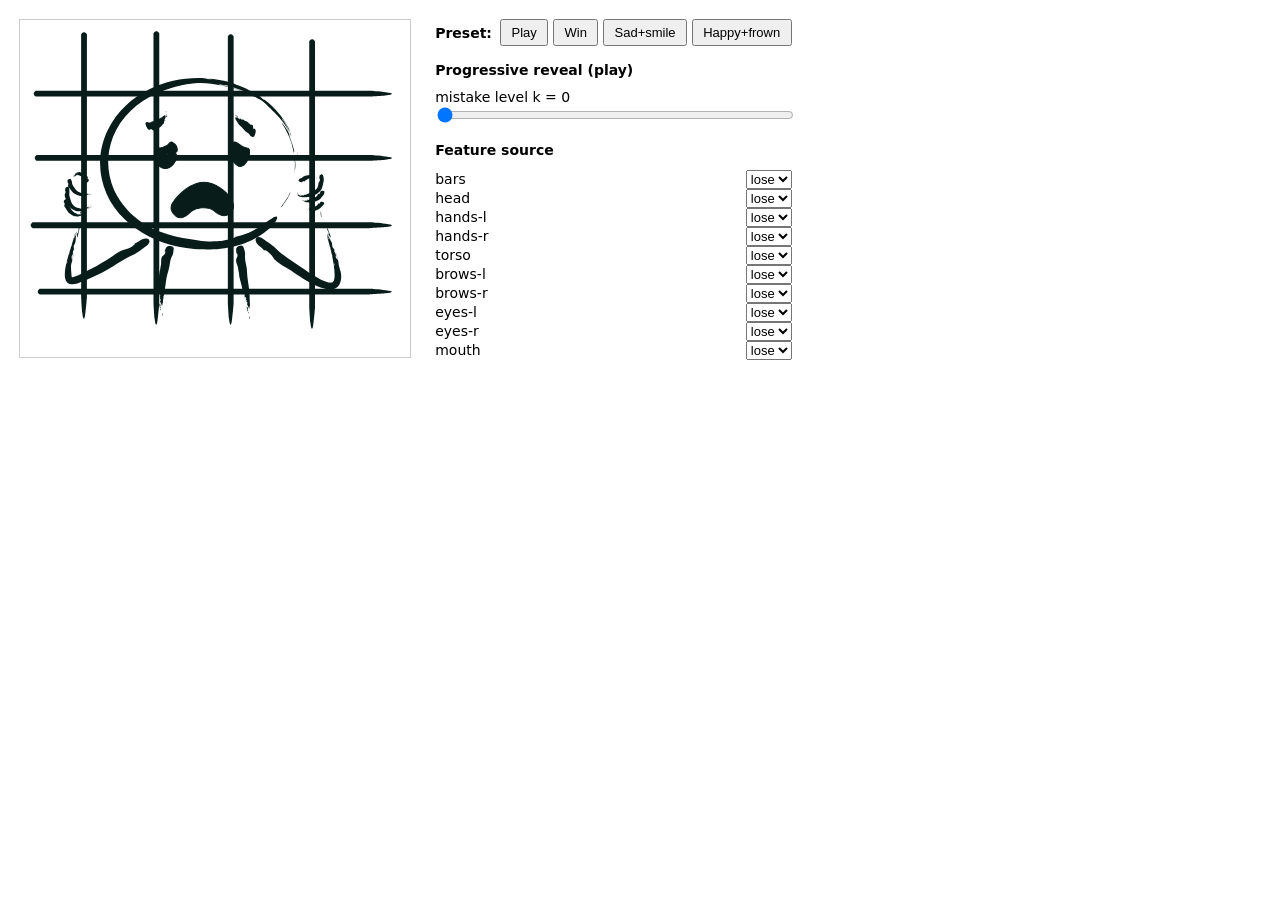
<file: assets/marduk_preview.html>
<!doctype html>
<meta charset="utf-8">
<title>marduk_semantic.svg — compositor</title>
<style>
  body{font-family:system-ui,sans-serif;margin:1.2rem;display:flex;gap:1.5rem;flex-wrap:wrap}
  #stage{width:390px;height:337px;border:1px solid #ccc;flex:none}
  #stage svg{width:100%;height:100%}
  .panel{display:flex;flex-direction:column;gap:.7rem;font-size:14px;min-width:230px}
  .row{display:flex;gap:.5rem;align-items:center;justify-content:space-between}
  select{font-size:13px}
  button{font-size:13px;padding:.25rem .6rem}
  h4{margin:.3rem 0 0}
</style>
<div id="stage">loading…</div>
<div class="panel">
  <div class="row"><b>Preset:</b>
    <span><button data-preset="play">Play</button>
    <button data-preset="win">Win</button>
    <button data-preset="mix1">Sad+smile</button>
    <button data-preset="mix2">Happy+frown</button></span>
  </div>
  <h4>Progressive reveal (play)</h4>
  <label>mistake level k = <output id="v">0</output>
    <input id="lvl" type="range" min="0" max="14" value="0" style="width:100%"></label>
  <h4>Feature source</h4>
  <div id="slots"></div>
</div>
<script>
const SLOTS=['bars','head','hands-l','hands-r','torso','brows-l','brows-r','eyes-l','eyes-r','mouth'];
let svg, LOSE, WIN;
function setSrc(slot,src){
  document.getElementById('lose-'+slot).style.display = (src==='lose')?'':'none';
  document.getElementById('win-'+slot).style.display  = (src==='win') ?'':'none';
}
function slotSel(slot){return document.querySelector(`select[data-slot="${slot}"]`);}
function applyAll(){SLOTS.forEach(s=>setSrc(s,slotSel(s).value));applyLevel();}
function applyLevel(){
  const k=+document.getElementById('lvl').value;
  document.getElementById('v').textContent=k;
  LOSE.querySelectorAll('[data-step]').forEach(p=>{
    p.style.display=(+p.getAttribute('data-step')>=k)?'':'none';
  });
}
const PRESETS={
  play:  Object.fromEntries(SLOTS.map(s=>[s,'lose'])),
  win:   Object.fromEntries(SLOTS.map(s=>[s,'win'])),
  mix1:  {...Object.fromEntries(SLOTS.map(s=>[s,'lose'])), mouth:'win'},                 // sad face, happy smile
  mix2:  {...Object.fromEntries(SLOTS.map(s=>[s,'win'])),  mouth:'lose', 'brows-l':'lose','brows-r':'lose'}, // happy face, sad frown+brows
};
function preset(name){const p=PRESETS[name];SLOTS.forEach(s=>slotSel(s).value=p[s]);applyAll();}

fetch('marduk_semantic.svg').then(r=>r.text()).then(t=>{
  document.getElementById('stage').innerHTML=t;
  svg=document.querySelector('#stage svg');
  LOSE=svg.querySelector('#lose'); WIN=svg.querySelector('#win');
  WIN.style.display='';                 // wrapper always on; per-slot groups do the switching
  const box=document.getElementById('slots');
  SLOTS.forEach(s=>{
    box.insertAdjacentHTML('beforeend',
      `<div class="row"><span>${s}</span><select data-slot="${s}">
        <option value="lose">lose</option><option value="win">win</option><option value="off">off</option>
       </select></div>`);
  });
  box.addEventListener('change',applyAll);
  document.getElementById('lvl').addEventListener('input',applyLevel);
  document.querySelectorAll('[data-preset]').forEach(b=>b.onclick=()=>preset(b.dataset.preset));
  preset('play');
});
</script>
</file>
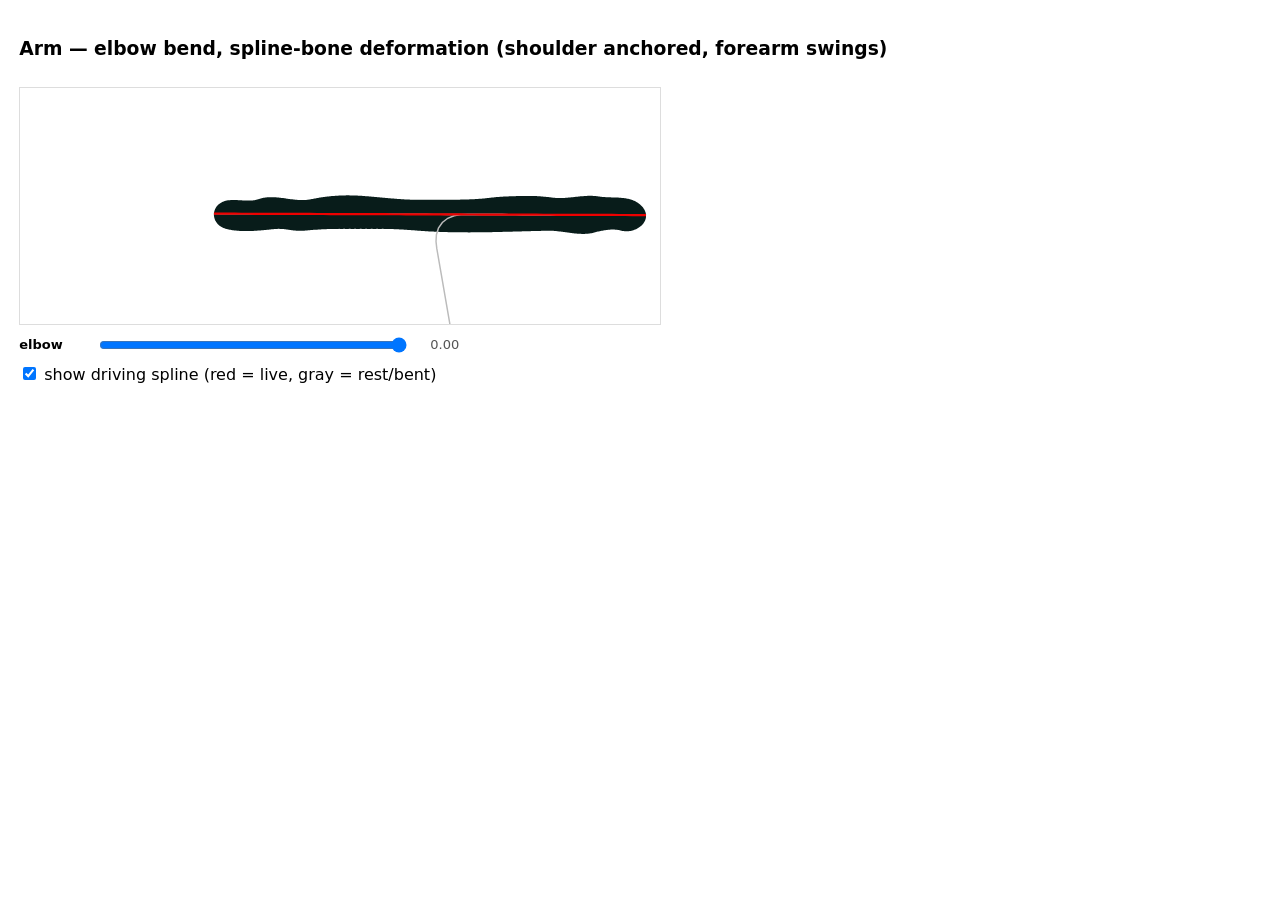
<file: rig/arm_demo.html>
<!doctype html>
<meta charset="utf-8">
<title>Marduk — arm (elbow spline-bone)</title>
<style>
  body{font-family:system-ui,sans-serif;margin:1.2rem;display:flex;flex-direction:column;gap:.6rem;align-items:flex-start}
  #stage{width:640px;height:236px;border:1px solid #ddd}
  #stage svg{width:100%;height:100%}
  .ctl{display:grid;grid-template-columns:70px 1fr 42px;gap:.5rem;align-items:center;font-size:13px;width:440px}
  .ctl output{text-align:right;color:#555}
</style>
<h3>Arm — elbow bend, spline-bone deformation (shoulder anchored, forearm swings)</h3>
<div id="stage">loading…</div>
<div class="ctl"><span><b>elbow</b></span><input id="bend" type="range" min="-1" max="0" step="0.01" value="0"><output>0.00</output></div>
<label><input type="checkbox" id="spline" checked> show driving spline (red = live, gray = rest/bent)</label>
<script src="./bones.js"></script>
<script>
fetch('./arm_bend.json').then(r=>r.json()).then(d=>{
  const vb=d.viewBox, NS='http://www.w3.org/2000/svg', a=d.arm;
  document.getElementById('stage').innerHTML=`<svg xmlns="${NS}" viewBox="${vb.join(' ')}"></svg>`;
  const svg=document.querySelector('#stage svg');
  const staticLine=pts=>'M '+pts.map(p=>p[0].toFixed(2)+','+p[1].toFixed(2)).join(' L ');
  const g=document.createElementNS(NS,'g'); g.setAttribute('transform',`translate(${a.K[0]} ${a.K[1]}) rotate(${a.deg})`);
  const p=document.createElementNS(NS,'path'); p.setAttribute('fill','#081c1a'); g.appendChild(p);
  const ov=document.createElementNS(NS,'g'); ov.setAttribute('class','spline');
  for(const pts of [a.rest,a.bent]){const s=document.createElementNS(NS,'path');s.setAttribute('d',staticLine(pts));s.setAttribute('stroke','#bbb');s.setAttribute('fill','none');s.setAttribute('stroke-width',0.8);ov.appendChild(s);}
  const live=document.createElementNS(NS,'path'); live.setAttribute('stroke','#e00'); live.setAttribute('fill','none'); live.setAttribute('stroke-width',1.2); ov.appendChild(live);
  g.appendChild(ov); svg.appendChild(g);
  const upd=v=>{p.setAttribute('d',Bones.deform(a,v));live.setAttribute('d',Bones.skelPath(a.rest,a.bent,v));};
  upd(0);
  document.getElementById('bend').oninput=e=>{const v=+e.target.value;e.target.nextElementSibling.textContent=v.toFixed(2);upd(v);};
  document.getElementById('spline').onchange=e=>{ov.style.display=e.target.checked?'':'none';};
});
</script>
</file>
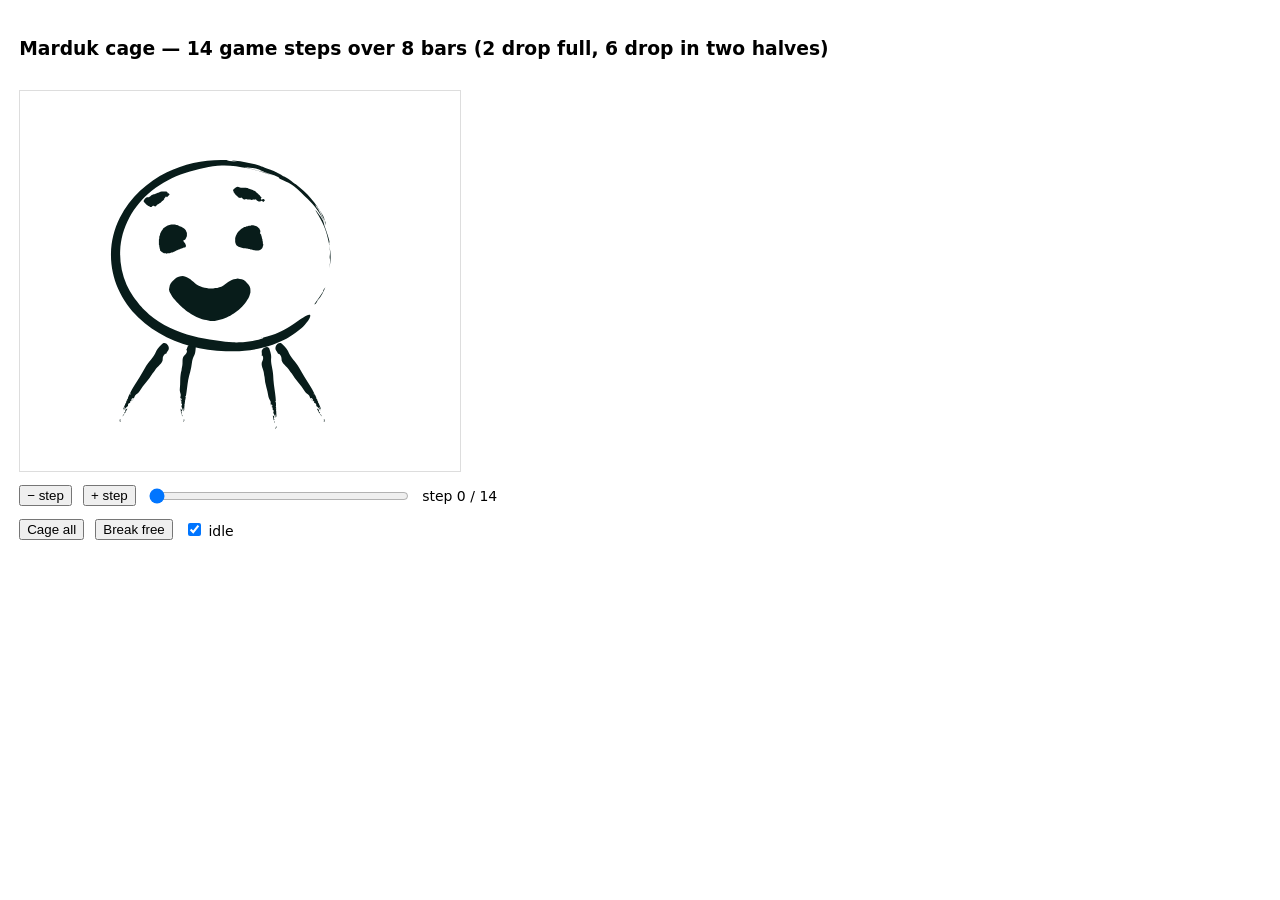
<file: rig/bars_demo.html>
<!doctype html>
<meta charset="utf-8">
<title>Marduk — cage bars (14 steps)</title>
<style>
  body{font-family:system-ui,sans-serif;margin:1.2rem;display:flex;flex-direction:column;gap:.8rem;align-items:flex-start}
  #stage{width:440px;height:380px;border:1px solid #ddd}
  #stage svg{width:100%;height:100%}
  .row{display:flex;gap:.7rem;align-items:center;font-size:14px}
  input[type=range]{width:260px}
</style>
<h3>Marduk cage — 14 game steps over 8 bars (2 drop full, 6 drop in two halves)</h3>
<div id="stage">loading…</div>
<div class="row">
  <button id="minus">− step</button><button id="plus">+ step</button>
  <input id="scrub" type="range" min="0" max="14" step="1" value="0">
  <span id="count">step 0 / 14</span>
</div>
<div class="row">
  <button id="cage">Cage all</button><button id="uncage">Break free</button>
  <label><input type="checkbox" id="idle" checked> idle</label>
</div>
<script src="./rig.js"></script>
<script>
const clamp=(v,a,b)=>Math.max(a,Math.min(b,v));
const easeIn=t=>t*t*t;                                                                    // removal accelerates away
// drop-in: enters already moving fast (v0), accelerates under "gravity", then HARD-STOPS on impact — no ease-out, no bounce
const V0=0.6, drop=t=>V0*t+(1-V0)*t*t;
const DUR_IN=190, DUR_OUT=320;   // fast, sudden drop

Promise.all([
  fetch('../assets/marduk_semantic.svg').then(r=>r.text()),
  fetch('./face_targets.json').then(r=>r.json())
]).then(([svgText,targets])=>{
  document.getElementById('stage').innerHTML=svgText;
  const svg=document.querySelector('#stage svg'), NS='http://www.w3.org/2000/svg';
  const rig=createRig(svg,targets); rig.idle(true);
  const [VX,VY,VW,VH]=svg.getAttribute('viewBox').split(' ').map(Number), M=40;

  // glance toward a dropping bar: head centre in viewBox coords (rig.headC is win-local + the #win transform)
  const wm=/translate\(\s*(-?[\d.]+)[ ,]+(-?[\d.]+)/.exec(svg.querySelector('#win').getAttribute('transform')||'');
  const winT=wm?[+wm[1],+wm[2]]:[0,0], headCvb=[rig.headC[0]+winT[0], rig.headC[1]+winT[1]];
  const glanceAt=b=>{ const cx=b.bb.x+b.bb.width/2, cy=b.bb.y+b.bb.height/2;
    rig.lookAt((cx-headCvb[0])/(VW*0.30), (cy-headCvb[1])/(VH*0.30), 800); };   // look, hold ~0.8s, then idle resumes

  // clone each cage bar into its own group; k: 1 = fully off-frame, 0 = at rest, 0.5 = half in
  const src=svg.querySelector('#lose-bars');
  const cage=document.createElementNS(NS,'g'); cage.id='cage-bars'; svg.appendChild(cage);   // id must not clash with the <button id="cage">

  const bars=[...src.querySelectorAll('path,polygon')].map(el=>{
    const g=document.createElementNS(NS,'g'); g.appendChild(el.cloneNode(true)); cage.appendChild(g);
    const bb=g.getBBox(); return {g,bb,vert:bb.height>bb.width,k:1,goal:1};
  });
  const V=bars.filter(b=>b.vert).sort((a,b)=>a.bb.x-b.bb.x);
  const H=bars.filter(b=>!b.vert).sort((a,b)=>a.bb.y-b.bb.y);
  V.forEach(b=>{ b.sx=0; b.sy=-(b.bb.y+b.bb.height - VY + M); });      // drop from above (clears top)
  const dir=[-1,1,1,-1];                                              // H bars slide off L,R,R,L top->bottom
  H.forEach((b,i)=>{ const d=dir[i%4]; b.sy=0;
    b.sx = d>0 ? (VX+VW - b.bb.x + M) : -(b.bb.x+b.bb.width - VX + M); });
  const order=[...V,...H]; order.forEach((b,i)=>b.i=i);               // drop sequence
  const N=order.length, TOTAL=2+(N-2)*2;                             // 8 bars -> 14 steps
  const place=b=>b.g.setAttribute('transform',`translate(${b.sx*b.k} ${b.sy*b.k})`);
  bars.forEach(place);

  // step -> per-bar target k. First 2 bars drop fully (1 step each); the rest drop in two halves.
  function kAt(i, step){
    if(i<2) return step>=(i+1) ? 0 : 1;
    const half=3+(i-2)*2, full=half+1;                              // bar i: half at `half`, full at `full`
    return step>=full ? 0 : step>=half ? 0.5 : 1;
  }

  // per-bar tween from current k to a target k
  const anims=new Map(); let raf=null;
  function loop(){
    const now=performance.now();                                   // same clock as go()'s t0
    for(const [b,a] of anims){ const p=(now-a.t0)/a.dur; if(p<0) continue;
      if(p>=1){ b.k=a.to; place(b); anims.delete(b); continue; }
      const e = a.to<a.from ? drop(p) : easeIn(p);                  // drop-in slams (gravity + hard stop), removal accelerates out
      b.k = a.from+(a.to-a.from)*e; place(b);
    }
    raf = anims.size ? requestAnimationFrame(loop) : null;
  }
  // gravity feel: a shorter fall (half-step) takes proportionally less time (dur ~ sqrt of distance)
  const go=(b,to,delay=0)=>{ const inn=to<b.k, dur=(inn?DUR_IN:DUR_OUT)*Math.sqrt(Math.max(Math.abs(to-b.k),0.25));
    anims.set(b,{t0:performance.now()+delay,from:b.k,to,dur}); if(raf==null) raf=requestAnimationFrame(loop); };

  // expression follows the cage: step 0 = happy (+1) ... step 14 = sad (-1). On each change it snaps to the
  // full reaction, then "eases off" a few % back toward neutral (not all the way) over a randomized ~1.5-3 s.
  let step=0, exprRaf=null, reactT=1, relaxT=1, relaxStart=0, relaxEnd=0;
  function setExpr(){
    const np=1-(step/TOTAL)*2;                             // nominal expression for this step = the full reaction
    reactT=np; relaxT=np*(1-(0.05+Math.random()*0.05));    // settle 5-10% back toward neutral, not all the way
    const now=performance.now();
    relaxStart=now+400;                                    // hold the reaction a beat, then relax
    relaxEnd=relaxStart+(1500+Math.random()*1500);         // over a randomized couple of seconds
    if(exprRaf==null) exprRaf=requestAnimationFrame(exprLoop);
  }
  function exprLoop(){
    const now=performance.now(); let target=reactT;
    if(now>=relaxStart){ const u=clamp((now-relaxStart)/(relaxEnd-relaxStart),0,1); target=reactT+(relaxT-reactT)*(u*u*(3-2*u)); }
    rig.p.expr += (target-rig.p.expr)*0.12;
    if(now<relaxEnd || Math.abs(target-rig.p.expr)>0.002) exprRaf=requestAnimationFrame(exprLoop); else { rig.p.expr=target; exprRaf=null; }
  }
  const cnt=document.getElementById('count'), scrub=document.getElementById('scrub');
  function refresh(){ cnt.textContent=`step ${step} / ${TOTAL}`; scrub.value=step; setExpr(); }

  function setStep(n, animate, stagger=0){
    step=clamp(Math.round(n),0,TOTAL); let k=0, dropped=null;
    for(const b of order){ const t=kAt(b.i,step);
      if(t===b.goal) continue;
      if(t<b.goal) dropped=b;                                   // a bar coming in -> glance at it
      b.goal=t;
      if(animate){ go(b,t,k*stagger); k++; } else { b.k=t; place(b); }
    }
    if(animate && dropped) glanceAt(dropped);
    refresh();
  }
  setStep(0,false);

  document.getElementById('plus').onclick =()=>setStep(step+1,true);
  document.getElementById('minus').onclick=()=>setStep(step-1,true);
  scrub.oninput=e=>setStep(+e.target.value,true);
  document.getElementById('cage').onclick  =()=>setStep(TOTAL,true,110);
  document.getElementById('uncage').onclick=()=>setStep(0,true,70);
  document.getElementById('idle').onchange=e=>rig.idle(e.target.checked);
});
</script>
</file>
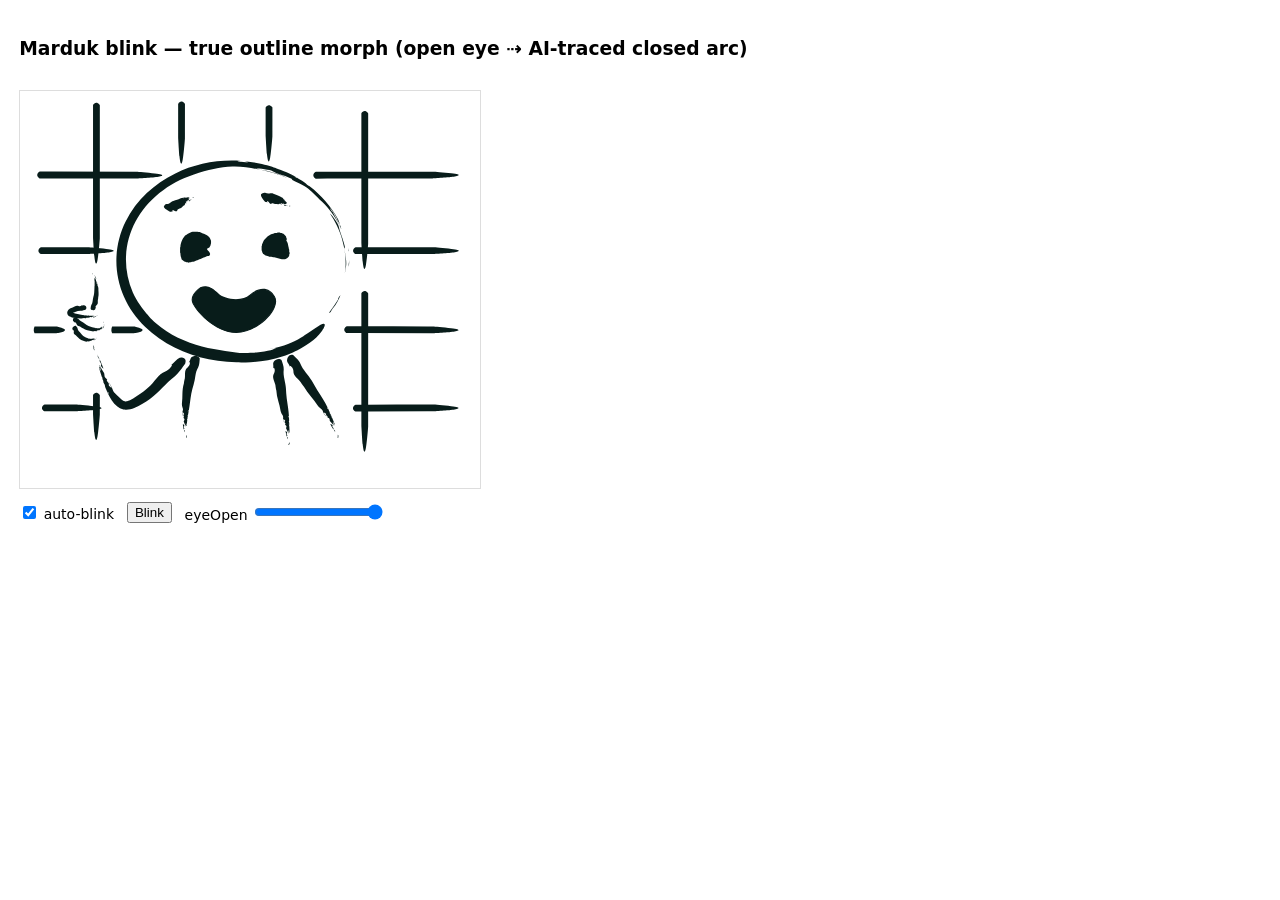
<file: rig/blink_demo.html>
<!doctype html>
<meta charset="utf-8">
<title>Marduk — blink (outline morph)</title>
<style>
  body{font-family:system-ui,sans-serif;margin:1.2rem;display:flex;flex-direction:column;gap:.8rem;align-items:flex-start}
  #stage{width:460px;height:397px;border:1px solid #ddd}
  #stage svg{width:100%;height:100%}
  .row{display:flex;gap:.8rem;align-items:center;font-size:14px}
</style>
<h3>Marduk blink — true outline morph (open eye ⇢ AI-traced closed arc)</h3>
<div id="stage">loading…</div>
<div class="row">
  <label><input type="checkbox" id="auto" checked> auto-blink</label>
  <button id="once">Blink</button>
  <label>eyeOpen <input id="scrub" type="range" min="0" max="1" step="0.01" value="1"></label>
</div>
<script>
const clamp=(v,a,b)=>Math.max(a,Math.min(b,v));
Promise.all([
  fetch('../assets/marduk_semantic.svg').then(r=>r.text()),
  fetch('./eye_morph.json').then(r=>r.json())
]).then(([t,morph])=>{
  document.getElementById('stage').innerHTML=t;
  const svg=document.querySelector('#stage svg'), NS='http://www.w3.org/2000/svg';
  const G=id=>svg.querySelector('#'+id);
  G('lose').style.display='none'; G('win').style.display='';
  // replace the 4 static eye groups with two morphing paths (local win coords)
  ['win-eyes-l','win-eyes-r','win-eyes-l-blink','win-eyes-r-blink'].forEach(id=>{const e=G(id); if(e)e.remove();});
  const win=G('win'), eye={}, brow=[G('win-brows-l'),G('win-brows-r')];
  const BROW_DROP=3.0;                         // viewBox units the brows dip when fully shut (matches AI frame)
  for(const s of ['l','r']){const p=document.createElementNS(NS,'path'); p.setAttribute('fill','#081C1A'); win.appendChild(p); eye[s]=p;}
  function setD(s,tt){
    const o=morph[s].open, u=morph[s].shut; let d='';
    for(let i=0;i<o.length;i++){const x=o[i][0]*(1-tt)+u[i][0]*tt, y=o[i][1]*(1-tt)+u[i][1]*tt; d+=(i?'L':'M')+x.toFixed(2)+','+y.toFixed(2)+' ';}
    eye[s].setAttribute('d',d+'Z');
  }
  const apply=eyeOpen=>{
    const eo=clamp(eyeOpen,0,1), tt=1-eo;
    setD('l',tt); setD('r',tt);
    brow.forEach(b=>b&&b.setAttribute('transform',`translate(0 ${(1-eo)*BROW_DROP})`));
  };
  apply(1);
  // blink shape over D ms: fast close, tiny hold, fast open (eyeOpen 1->0->1)
  let blinking=false;
  function blink(D=200){
    blinking=true; const t0=performance.now();
    (function step(now){
      const p=(now-t0)/D;
      if(p>=1){apply(1);blinking=false;return;}
      const eo = p<0.4 ? 1-(p/0.4) : p<0.55 ? 0 : (p-0.55)/0.45;
      apply(clamp(eo,0,1)); requestAnimationFrame(step);
    })(t0);
  }
  document.getElementById('once').onclick=()=>blink();
  document.getElementById('scrub').oninput=e=>apply(+e.target.value);
  let next=performance.now()+1800;
  (function loop(now){
    if(document.getElementById('auto').checked && !blinking && now>next){
      blink(); if(Math.random()<0.25) setTimeout(()=>blink(),240);
      next=now+2000+Math.random()*4000;
    }
    requestAnimationFrame(loop);
  })(performance.now());
});
</script>
</file>
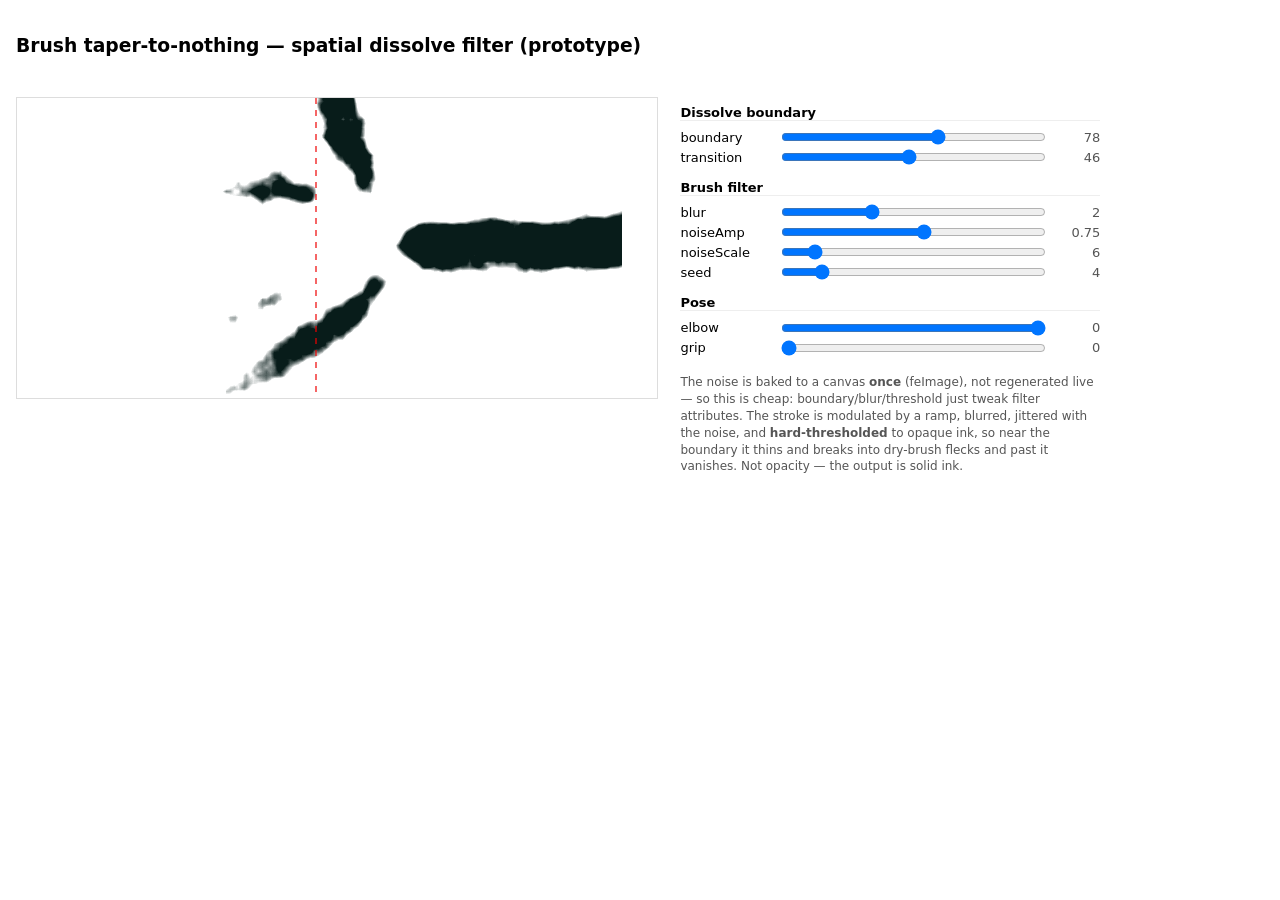
<file: rig/brush_taper_demo.html>
<!doctype html>
<meta charset="utf-8">
<title>Marduk — brush taper-to-nothing (dissolve filter)</title>
<style>
  body{font-family:system-ui,sans-serif;margin:1rem;display:flex;gap:1.4rem;align-items:flex-start;flex-wrap:wrap}
  #stage{width:640px;height:300px;border:1px solid #ddd;flex:none;background:#fff}
  #stage svg{width:100%;height:100%}
  .panel{display:flex;flex-direction:column;gap:.3rem;font-size:13px;min-width:250px}
  .panel h4{margin:.5rem 0 .1rem;border-bottom:1px solid #eee}
  .ctl{display:grid;grid-template-columns:92px 1fr 46px;gap:.4rem;align-items:center}
  .ctl output{text-align:right;color:#555}
  p.note{max-width:420px;color:#555;font-size:12px;line-height:1.4}
</style>
<h3>Brush taper-to-nothing — spatial dissolve filter (prototype)</h3>
<div id="stage">loading…</div>
<div class="panel">
  <h4>Dissolve boundary</h4>
  <div id="bnd"></div>
  <h4>Brush filter</h4>
  <div id="flt"></div>
  <h4>Pose</h4>
  <div id="pose"></div>
  <p class="note">The noise is baked to a canvas <b>once</b> (feImage), not regenerated live — so this is cheap:
  boundary/blur/threshold just tweak filter attributes. The stroke is modulated by a ramp, blurred,
  jittered with the noise, and <b>hard-thresholded</b> to opaque ink, so near the boundary it thins and
  breaks into dry-brush flecks and past it vanishes. Not opacity — the output is solid ink.</p>
</div>
<script src="./bones.js"></script>
<script>
const NS='http://www.w3.org/2000/svg';
// region the filter/noise cover, in hand-spread user units
const RG={x:0,y:15,w:180,h:110};
// ---- seeded fractal value-noise -> grayscale dataURL (cell = feature size in px) ----
function genNoise(cell,octaves,seed){
  const res=3, w=Math.round(RG.w*res), h=Math.round(RG.h*res);
  let s=(seed*2654435761)>>>0; const rnd=()=>{s^=s<<13;s>>>=0;s^=s>>>17;s^=s<<5;s>>>=0;return s/4294967296;};
  const acc=new Float32Array(w*h); let amp=1,tot=0;
  for(let o=0;o<octaves;o++){
    const c=Math.max(2,Math.floor(cell/(2**o))), gw=Math.ceil(w/c)+2, gh=Math.ceil(h/c)+2, g=new Float32Array(gw*gh);
    for(let i=0;i<g.length;i++) g[i]=rnd();
    for(let y=0;y<h;y++){ const gy=y/c, y0=gy|0, fy=gy-y0;
      for(let x=0;x<w;x++){ const gx=x/c, x0=gx|0, fx=gx-x0;
        const a=g[y0*gw+x0],b=g[y0*gw+x0+1],c1=g[(y0+1)*gw+x0],d=g[(y0+1)*gw+x0+1];
        acc[y*w+x]+=amp*((a*(1-fx)+b*fx)*(1-fy)+(c1*(1-fx)+d*fx)*fy); } }
    tot+=amp; amp*=0.5; }
  let mn=1e9,mx=-1e9; for(const v of acc){ if(v<mn)mn=v; if(v>mx)mx=v; }
  const cv=document.createElement('canvas'); cv.width=w; cv.height=h;
  const ctx=cv.getContext('2d'), img=ctx.createImageData(w,h);
  for(let i=0;i<acc.length;i++){ const v=(acc[i]-mn)/(mx-mn)*255|0; img.data[i*4]=v;img.data[i*4+1]=v;img.data[i*4+2]=v;img.data[i*4+3]=255; }
  ctx.putImageData(img,0,0); return cv.toDataURL();
}

Promise.all([fetch('./arm_bend.json').then(r=>r.json()),fetch('./finger_bend.json').then(r=>r.json())]).then(([A,Hd])=>{
  const arm=A.arm, ORDER=['thumb','pointer','middle','ring','pinky'];
  document.getElementById('stage').innerHTML=`<svg xmlns="${NS}" viewBox="10 20 150 100">
    <defs>
      <filter id="dis" x="${RG.x}" y="${RG.y}" width="${RG.w}" height="${RG.h}" filterUnits="userSpaceOnUse" color-interpolation-filters="sRGB">
        <feGaussianBlur in="SourceAlpha" stdDeviation="2.2" result="soft"/>
        <feImage id="noiseImg" x="${RG.x}" y="${RG.y}" width="${RG.w}" height="${RG.h}" preserveAspectRatio="none" result="nimg"/>
        <feColorMatrix in="nimg" type="matrix" values="0 0 0 0 0  0 0 0 0 0  0 0 0 0 0  .34 .34 .34 0 0" result="nA"/>
        <feComposite in="soft" in2="nA" operator="arithmetic" k1="0" k2="1" k3="0.7" k4="-0.35" result="mix"/>
        <feComponentTransfer in="mix" result="hard"><feFuncA type="table" tableValues="0 0 0 1 1"/></feComponentTransfer>
        <feColorMatrix in="hard" type="matrix" values="0 0 0 0 .031  0 0 0 0 .11  0 0 0 0 .102  0 0 0 1 0"/>
      </filter>
      <linearGradient id="ramp" gradientUnits="userSpaceOnUse" x1="80" y1="0" x2="34" y2="0">
        <stop offset="0" stop-color="#fff"/><stop offset="1" stop-color="#000"/></linearGradient>
      <mask id="rampM" maskUnits="userSpaceOnUse" x="0" y="0" width="200" height="140">
        <rect width="200" height="140" fill="url(#ramp)"/></mask>
    </defs>
    <g id="filtered" filter="url(#dis)"><g id="masked" mask="url(#rampM)"></g></g>
    <line id="bline" stroke="#e00" stroke-width="0.4" stroke-dasharray="2 2"/>
  </svg>`;
  const svg=document.querySelector('#stage svg'), masked=svg.querySelector('#masked');
  const armPath=document.createElementNS(NS,'path'); armPath.setAttribute('fill','#081C1A');
  const armG=document.createElementNS(NS,'g'); armG.setAttribute('transform',`translate(${arm.K[0]} ${arm.K[1]}) rotate(${arm.deg})`); armG.appendChild(armPath); masked.appendChild(armG);
  const fP={};
  for(const lb of ORDER){const f=Hd.fingers[lb]; if(!f)continue;
    const g=document.createElementNS(NS,'g'); g.setAttribute('transform',`translate(${f.K[0]} ${f.K[1]}) rotate(${f.deg})`);
    const p=document.createElementNS(NS,'path'); p.setAttribute('fill','#081C1A'); g.appendChild(p); masked.appendChild(g); fP[lb]=p;}

  const P={ boundary:78, transition:46, blur:2.0, noiseAmp:0.75, noiseScale:6, seed:4, elbow:0, grip:0 };  // noiseScale = feature size in user units (smaller = finer/drier)
  const F=svg.querySelector('#dis'), q=t=>F.querySelector(t), grad=svg.querySelector('#ramp'), bline=svg.querySelector('#bline'), nimg=svg.querySelector('#noiseImg');
  function regenNoise(){ nimg.setAttribute('href', genNoise(Math.round(P.noiseScale*3), 3, P.seed)); }
  function apply(regen){
    if(regen) regenNoise();
    q('feGaussianBlur').setAttribute('stdDeviation',P.blur);
    q('feComposite').setAttribute('k3',P.noiseAmp); q('feComposite').setAttribute('k4',(-P.noiseAmp/2).toFixed(3));
    grad.setAttribute('x1',P.boundary); grad.setAttribute('x2',P.boundary-P.transition);
    bline.setAttribute('x1',P.boundary); bline.setAttribute('y1',20); bline.setAttribute('x2',P.boundary); bline.setAttribute('y2',120);
    armPath.setAttribute('d',Bones.deform(arm,P.elbow)); for(const lb of ORDER) if(fP[lb]) fP[lb].setAttribute('d',Bones.deform(Hd.fingers[lb],P.grip));
  }
  function slider(host,key,mn,mx,step,regen){ const row=document.createElement('div'); row.className='ctl';
    row.innerHTML=`<span>${key}</span><input type=range min=${mn} max=${mx} step=${step} value=${P[key]}><output>${P[key]}</output>`;
    const inp=row.querySelector('input'),out=row.querySelector('output');
    inp.oninput=()=>{P[key]=+inp.value; out.textContent=(+inp.value); apply(regen);};
    host.appendChild(row); }
  slider(document.getElementById('bnd'),'boundary',30,110,1,false);
  slider(document.getElementById('bnd'),'transition',5,90,1,false);
  slider(document.getElementById('flt'),'blur',0.5,5,0.1,false);
  slider(document.getElementById('flt'),'noiseAmp',0,1.4,0.02,false);
  slider(document.getElementById('flt'),'noiseScale',2,40,1,true);   // regenerates the noise
  slider(document.getElementById('flt'),'seed',0,30,1,true);         // regenerates the noise
  slider(document.getElementById('pose'),'elbow',-1,0,0.01,false);
  slider(document.getElementById('pose'),'grip',0,1,0.01,false);
  apply(true);
});
</script>
</file>
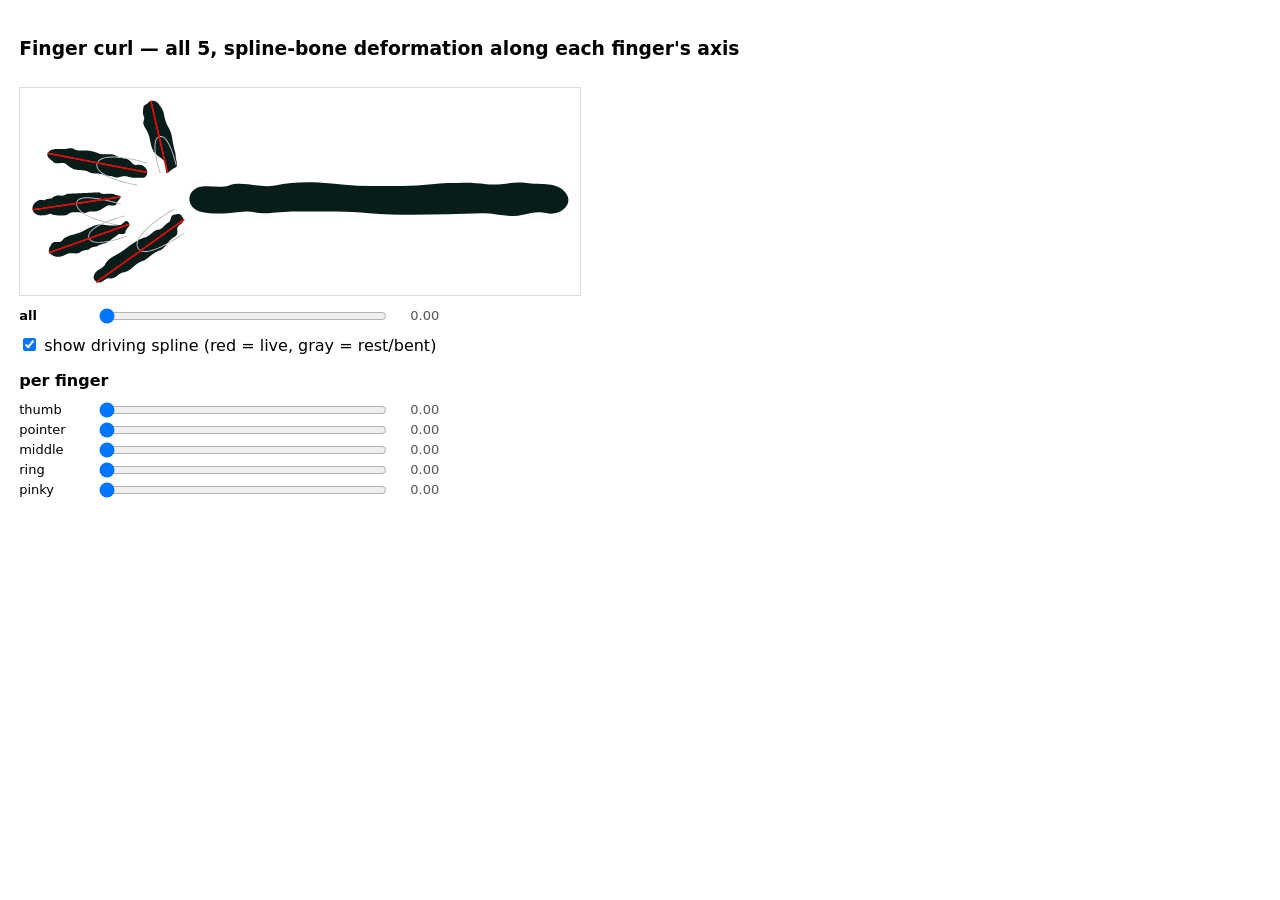
<file: rig/finger_demo.html>
<!doctype html>
<meta charset="utf-8">
<title>Marduk — finger curl (bend, all 5)</title>
<style>
  body{font-family:system-ui,sans-serif;margin:1.2rem;display:flex;flex-direction:column;gap:.6rem;align-items:flex-start}
  #stage{width:560px;height:207px;border:1px solid #ddd}
  #stage svg{width:100%;height:100%}
  .ctl{display:grid;grid-template-columns:70px 1fr 42px;gap:.5rem;align-items:center;font-size:13px;width:420px}
  .ctl output{text-align:right;color:#555}
  h4{margin:.4rem 0 0}
</style>
<h3>Finger curl — all 5, spline-bone deformation along each finger's axis</h3>
<div id="stage">loading…</div>
<div class="ctl"><span><b>all</b></span><input id="all" type="range" min="0" max="1" step="0.01" value="0"><output>0.00</output></div>
<label><input type="checkbox" id="spline" checked> show driving spline (red = live, gray = rest/bent)</label>
<h4>per finger</h4>
<div id="sliders"></div>
<script src="./bones.js"></script>
<script>
fetch('./finger_bend.json').then(r=>r.json()).then(d=>{
  const vb=d.viewBox, NS='http://www.w3.org/2000/svg', ORDER=['thumb','pointer','middle','ring','pinky'];
  document.getElementById('stage').innerHTML=`<svg xmlns="${NS}" viewBox="${vb.join(' ')}">${d.arm}</svg>`;
  const svg=document.querySelector('#stage svg'), F={};
  const staticLine=pts=>'M '+pts.map(p=>p[0].toFixed(2)+','+p[1].toFixed(2)).join(' L ');
  for(const lb of ORDER){ const f=d.fingers[lb]; if(!f) continue;
    const g=document.createElementNS(NS,'g'); g.setAttribute('transform',`translate(${f.K[0]} ${f.K[1]}) rotate(${f.deg})`);
    const p=document.createElementNS(NS,'path'); p.setAttribute('fill','#081c1a'); g.appendChild(p);
    const ov=document.createElementNS(NS,'g'); ov.setAttribute('class','spline');   // rest/bent (gray) + live (red)
    for(const pts of [f.rest,f.bent]){const s=document.createElementNS(NS,'path');s.setAttribute('d',staticLine(pts));s.setAttribute('stroke','#bbb');s.setAttribute('fill','none');s.setAttribute('stroke-width',0.6);ov.appendChild(s);}
    const live=document.createElementNS(NS,'path'); live.setAttribute('stroke','#e00'); live.setAttribute('fill','none'); live.setAttribute('stroke-width',1); ov.appendChild(live);
    g.appendChild(ov); svg.appendChild(g);
    F[lb]={el:p,f,live}; p.setAttribute('d',Bones.deform(f,0)); live.setAttribute('d',Bones.skelPath(f.rest,f.bent,0)); }
  const box=document.getElementById('sliders');
  for(const lb of ORDER){ if(!F[lb]) continue;
    const row=document.createElement('div');row.className='ctl';
    row.innerHTML=`<span>${lb}</span><input type=range min=0 max=1 step=0.01 value=0><output>0.00</output>`;
    const inp=row.querySelector('input'),out=row.querySelector('output');
    F[lb].upd=v=>{F[lb].el.setAttribute('d',Bones.deform(F[lb].f,v));F[lb].live.setAttribute('d',Bones.skelPath(F[lb].f.rest,F[lb].f.bent,v));out.textContent=v.toFixed(2);};
    inp.oninput=()=>F[lb].upd(+inp.value);
    box.appendChild(row);F[lb].slider=inp; }
  document.getElementById('all').oninput=e=>{const v=+e.target.value;e.target.nextElementSibling.textContent=v.toFixed(2);
    for(const lb in F){F[lb].slider.value=v;F[lb].upd(v);}};
  document.getElementById('spline').onchange=e=>{svg.querySelectorAll('.spline').forEach(s=>s.style.display=e.target.checked?'':'none');};
});
</script>
</file>
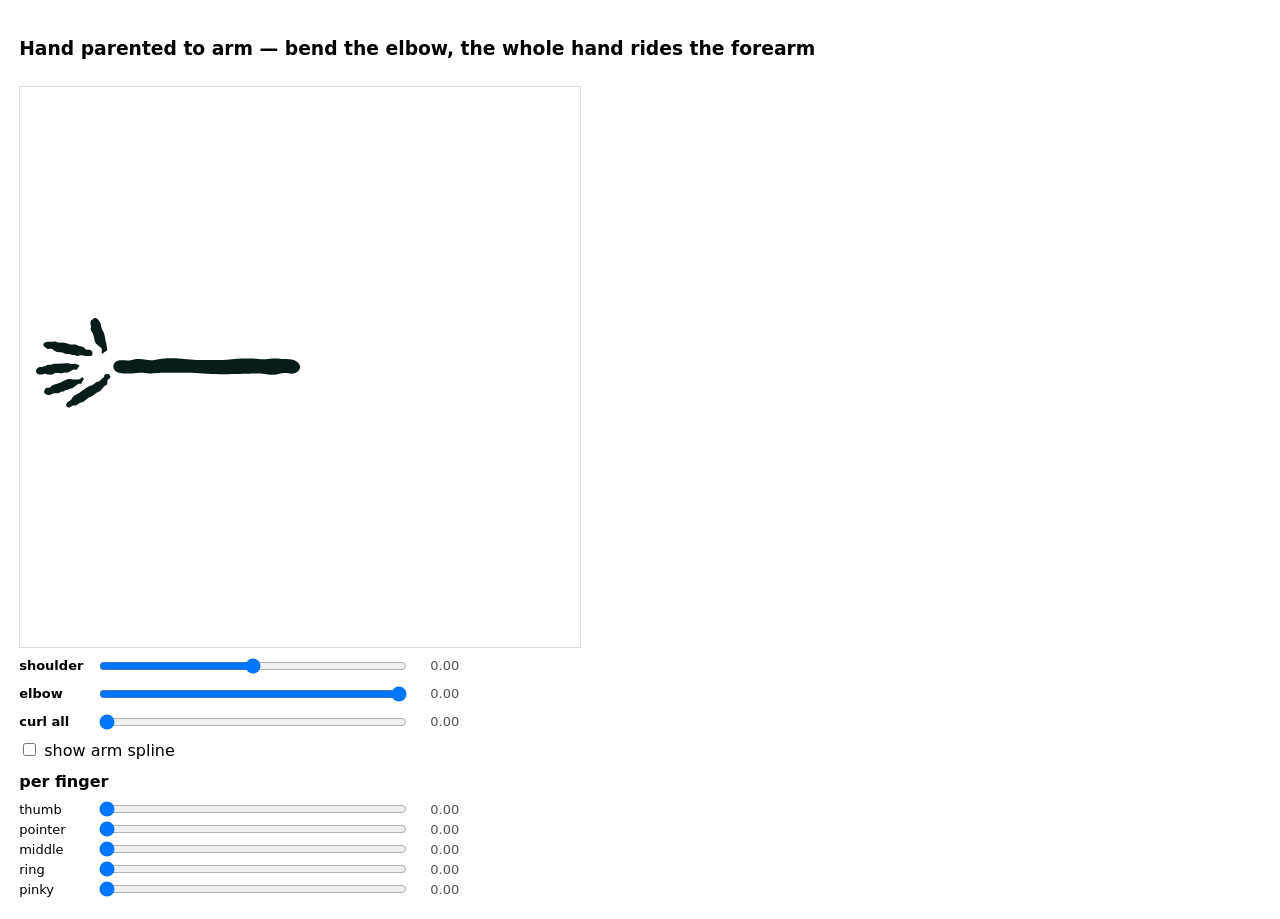
<file: rig/hand_arm_demo.html>
<!doctype html>
<meta charset="utf-8">
<title>Marduk — hand parented to arm</title>
<style>
  body{font-family:system-ui,sans-serif;margin:1.2rem;display:flex;flex-direction:column;gap:.5rem;align-items:flex-start}
  #stage{width:560px;height:560px;border:1px solid #ddd}
  #stage svg{width:100%;height:100%}
  .ctl{display:grid;grid-template-columns:70px 1fr 42px;gap:.5rem;align-items:center;font-size:13px;width:440px}
  .ctl output{text-align:right;color:#555}
  h4{margin:.3rem 0 0}
</style>
<h3>Hand parented to arm — bend the elbow, the whole hand rides the forearm</h3>
<div id="stage">loading…</div>
<div class="ctl"><span><b>shoulder</b></span><input id="shoulder" type="range" min="-1" max="1" step="0.01" value="0"><output>0.00</output></div>
<div class="ctl"><span><b>elbow</b></span><input id="elbow" type="range" min="-1" max="0" step="0.01" value="0"><output>0.00</output></div>
<div class="ctl"><span><b>curl all</b></span><input id="all" type="range" min="0" max="1" step="0.01" value="0"><output>0.00</output></div>
<label><input type="checkbox" id="spline"> show arm spline</label>
<h4>per finger</h4>
<div id="sliders"></div>
<script src="./bones.js"></script>
<script>
Promise.all([fetch('./arm_bend.json').then(r=>r.json()), fetch('./finger_bend.json').then(r=>r.json())])
.then(([A,H])=>{
  const NS='http://www.w3.org/2000/svg', ORDER=['thumb','pointer','middle','ring','pinky'], arm=A.arm;
  // square frame centred on the shoulder, sized to the arm's reach (it sweeps a full circle about the pivot)
  const reach=(arm.xmx-arm.xmn)*1.5, VB=[arm.K[0]-reach, arm.K[1]-reach, 2*reach, 2*reach];
  document.getElementById('stage').innerHTML=`<svg xmlns="${NS}" viewBox="${VB.join(' ')}"></svg>`;
  const svg=document.querySelector('#stage svg');

  // --- shoulder: pure pivot. The whole floating arm+hand rotates rigidly about
  //     the shoulder point (= arm.K). No deformation, just an outer rotate(). ---
  const shoulder=document.createElementNS(NS,'g'); svg.appendChild(shoulder);
  const SH_MAX=100;   // degrees at |slider| = 1
  const setShoulder=v=>shoulder.setAttribute('transform',`rotate(${(v*SH_MAX).toFixed(2)} ${arm.K[0]} ${arm.K[1]})`);

  // --- arm bone (placed at the shoulder) ---
  const ag=document.createElementNS(NS,'g'); ag.setAttribute('transform',`translate(${arm.K[0]} ${arm.K[1]}) rotate(${arm.deg})`);
  const ap=document.createElementNS(NS,'path'); ap.setAttribute('fill','#081c1a'); ag.appendChild(ap);
  const ov=document.createElementNS(NS,'g'); ov.setAttribute('class','spline'); ov.style.display='none';
  const line=pts=>'M '+pts.map(p=>p[0].toFixed(2)+','+p[1].toFixed(2)).join(' L ');
  for(const pts of [arm.rest,arm.bent]){const s=document.createElementNS(NS,'path');s.setAttribute('d',line(pts));s.setAttribute('stroke','#bbb');s.setAttribute('fill','none');s.setAttribute('stroke-width',0.8);ov.appendChild(s);}
  const live=document.createElementNS(NS,'path'); live.setAttribute('stroke','#e00'); live.setAttribute('fill','none'); live.setAttribute('stroke-width',1.2); ov.appendChild(live);
  ag.appendChild(ov); shoulder.appendChild(ag);

  // --- hand: all finger bones in one group that carries the wrist-frame delta ---
  const hand=document.createElementNS(NS,'g'); shoulder.appendChild(hand); const F={};
  for(const lb of ORDER){ const f=H.fingers[lb]; if(!f) continue;
    const g=document.createElementNS(NS,'g'); g.setAttribute('transform',`translate(${f.K[0]} ${f.K[1]}) rotate(${f.deg})`);
    const p=document.createElementNS(NS,'path'); p.setAttribute('fill','#081c1a'); p.setAttribute('d',Bones.deform(f,0)); g.appendChild(p);
    hand.appendChild(g); F[lb]={p,f,v:0}; }

  // --- wrist frame: arm tip in world coords; hand transform = delta from rest ---
  const R=arm.deg*Math.PI/180, c=Math.cos(R), s=Math.sin(R);
  const worldTip=t=>{ const f=Bones.tipFrame(arm,t);
    return { O:[arm.K[0]+f.p[0]*c-f.p[1]*s, arm.K[1]+f.p[0]*s+f.p[1]*c], a:R+f.ang }; };
  const T0=worldTip(0);
  const setElbow=t=>{ ap.setAttribute('d',Bones.deform(arm,t)); live.setAttribute('d',Bones.skelPath(arm.rest,arm.bent,t));
    const T=worldTip(t), deg=(T.a-T0.a)*180/Math.PI;
    hand.setAttribute('transform',`translate(${T.O[0].toFixed(2)} ${T.O[1].toFixed(2)}) rotate(${deg.toFixed(2)}) translate(${(-T0.O[0]).toFixed(2)} ${(-T0.O[1]).toFixed(2)})`); };
  setElbow(0); setShoulder(0);

  // --- controls ---
  document.getElementById('shoulder').oninput=e=>{const v=+e.target.value;e.target.nextElementSibling.textContent=v.toFixed(2);setShoulder(v);};
  document.getElementById('elbow').oninput=e=>{const v=+e.target.value;e.target.nextElementSibling.textContent=v.toFixed(2);setElbow(v);};
  const box=document.getElementById('sliders'), setCurl=(lb,v)=>{F[lb].v=v;F[lb].p.setAttribute('d',Bones.deform(F[lb].f,v));};
  for(const lb of ORDER){ if(!F[lb]) continue;
    const row=document.createElement('div');row.className='ctl';
    row.innerHTML=`<span>${lb}</span><input type=range min=0 max=1 step=0.01 value=0><output>0.00</output>`;
    const inp=row.querySelector('input'),out=row.querySelector('output');
    inp.oninput=()=>{setCurl(lb,+inp.value);out.textContent=(+inp.value).toFixed(2);};
    box.appendChild(row);F[lb].slider=inp;F[lb].out=out; }
  document.getElementById('all').oninput=e=>{const v=+e.target.value;e.target.nextElementSibling.textContent=v.toFixed(2);
    for(const lb in F){F[lb].slider.value=v;F[lb].out.textContent=v.toFixed(2);setCurl(lb,v);}};
  document.getElementById('spline').onchange=e=>{ov.style.display=e.target.checked?'':'none';};
});
</script>
</file>
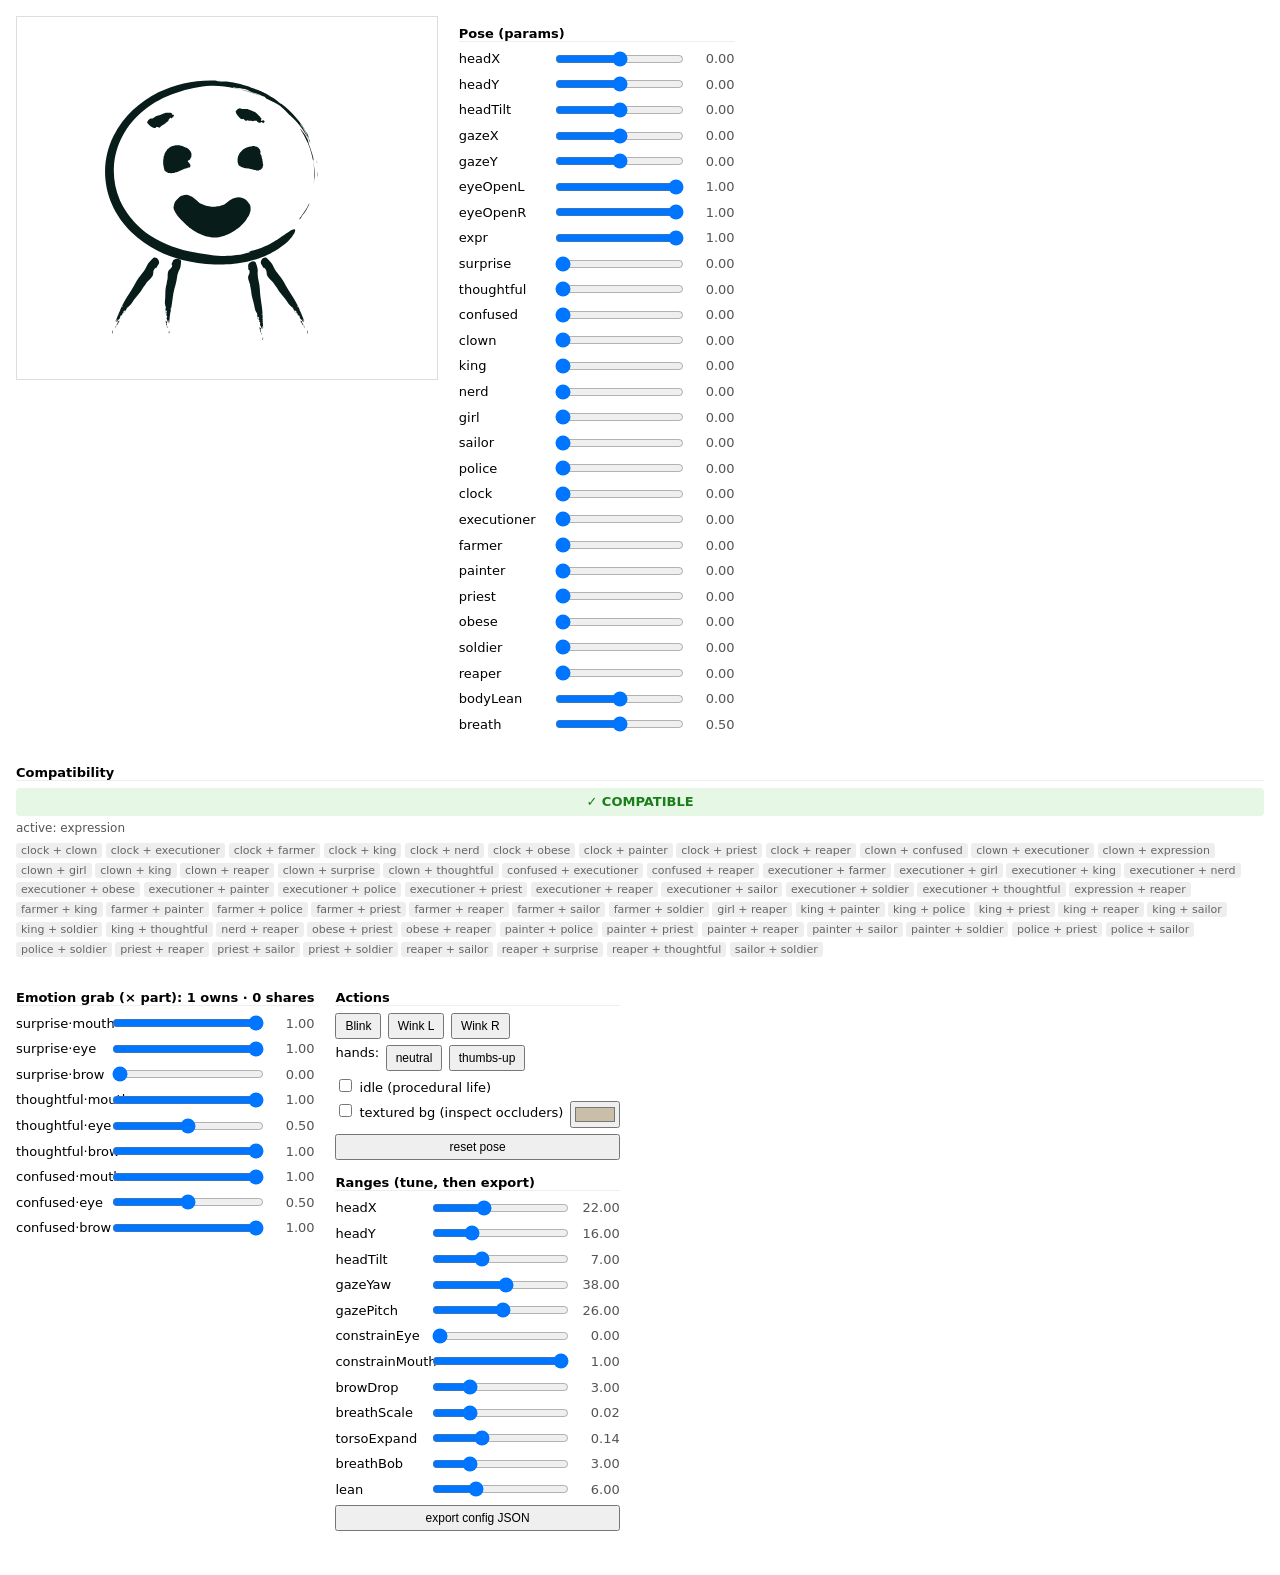
<file: rig/rig_tuner.html>
<!doctype html>
<meta charset="utf-8">
<title>Marduk rig tuner</title>
<style>
  body{font-family:system-ui,sans-serif;margin:1rem;display:flex;gap:1.3rem;align-items:flex-start;flex-wrap:wrap}
  #stage{width:420px;height:362px;border:1px solid #ddd;flex:none;background:#fff;background-size:32px 32px;background-position:0 0,16px 16px}
  #stage svg{width:100%;height:100%}
  .panel{display:flex;flex-direction:column;gap:.35rem;font-size:13px;min-width:250px}
  .panel h4{margin:.6rem 0 .1rem;border-bottom:1px solid #eee}
  .ctl{display:grid;grid-template-columns:88px 1fr 42px;gap:.4rem;align-items:center}
  .ctl output{text-align:right;color:#555}
  .row{display:flex;gap:.4rem;flex-wrap:wrap}
  button{font-size:12px;padding:.25rem .5rem}
  #compat-status{padding:.4rem .6rem;border-radius:4px;font-weight:600;text-align:center}
  .compat-ok{background:#e6f7e6;color:#1a7f1a}
  .compat-bad{background:#fdeaea;color:#c0392b}
  #compat-active{font-size:12px;color:#555}
  #compat-list{font-size:11px;line-height:1.8}
  .combo{padding:1px 5px;border-radius:3px;background:#eee;color:#666;white-space:nowrap}
  .combo.hit{background:#f6b8b8;color:#8a1414;font-weight:600}
</style>
<div id="stage">loading…</div>
<div class="panel" id="params"><h4>Pose (params)</h4></div>
<div class="panel" id="compat"><h4>Compatibility</h4>
  <div id="compat-status"></div>
  <div id="compat-active"></div>
  <div id="compat-list"></div>
</div>
<div class="panel" id="grab"><h4>Emotion grab (× part): 1 owns · 0 shares</h4></div>
<div class="panel">
  <h4>Actions</h4>
  <div class="row">
    <button id="blink">Blink</button><button id="winkl">Wink L</button><button id="winkr">Wink R</button>
  </div>
  <div class="row">hands:
    <button data-hands="neutral">neutral</button><button data-hands="thumbsup">thumbs-up</button>
  </div>
  <label><input type="checkbox" id="idle"> idle (procedural life)</label>
  <div class="row">
    <label><input type="checkbox" id="texbg"> textured bg (inspect occluders)</label>
    <input type="color" id="bgcolor" value="#c9bfa8" title="checker colour">
  </div>
  <button id="reset">reset pose</button>
  <div class="panel" id="ranges"><h4>Ranges (tune, then export)</h4></div>
  <button id="export">export config JSON</button>
  <pre id="out" style="font-size:11px;white-space:pre-wrap"></pre>
</div>
<script src="./rig.js"></script>
<script src="./compat.js"></script>
<script>
const PARAMS=[ // key, min, max, default
  ['headX',-1,1,0],['headY',-1,1,0],['headTilt',-1,1,0],
  ['gazeX',-1,1,0],['gazeY',-1,1,0],
  ['eyeOpenL',0,1,1],['eyeOpenR',0,1,1],
  ['expr',-1,1,1],['surprise',0,1,0],['thoughtful',0,1,0],['confused',0,1,0],['clown',0,1,0],['king',0,1,0],['nerd',0,1,0],['girl',0,1,0],['sailor',0,1,0],['police',0,1,0],['clock',0,1,0],['executioner',0,1,0],['farmer',0,1,0],['painter',0,1,0],['priest',0,1,0],['obese',0,1,0],['soldier',0,1,0],['reaper',0,1,0],['bodyLean',-1,1,0],['breath',0,1,.5] ];
const RANGES=[ // cfg key, min, max
  ['headX',0,60],['headY',0,60],['headTilt',0,20],['gazeYaw',0,70],['gazePitch',0,50],
  ['constrainEye',0,1],['constrainMouth',0,1],
  ['browDrop',0,12],['breathScale',0,.08],['torsoExpand',0,.4],['breathBob',0,12],['lean',0,20] ];

Promise.all([
  fetch('../assets/marduk_semantic.svg').then(r=>r.text()),
  fetch('./face_targets.json').then(r=>r.json()),
  fetch('./modifiers.json').then(r=>r.json()).catch(()=>({})),
  fetch('./compatibility.json').then(r=>r.json()).catch(()=>({incompatible:[]}))
]).then(([svgText,targets,mods,compData])=>{
  document.getElementById('stage').innerHTML=svgText;
  const svg=document.querySelector('#stage svg');
  const rig=createRig(svg,targets,mods);
  window.rig=rig;

  function slider(host,label,min,max,val,step,on){
    const row=document.createElement('div'); row.className='ctl';
    row.innerHTML=`<span>${label}</span><input type=range min=${min} max=${max} step=${step} value=${val}><output>${(+val).toFixed(2)}</output>`;
    const inp=row.querySelector('input'), out=row.querySelector('output');
    inp.oninput=()=>{on(+inp.value); out.textContent=(+inp.value).toFixed(2);};
    host.appendChild(row); return inp;
  }
  // ---- compatibility indicator ----
  const compat=makeCompat(compData), MODNAMES=['clown','king','nerd','girl','sailor','police','clock','executioner','farmer','painter','priest','obese','soldier','reaper'];
  const activeTokens=()=>{ const t=[];
    for(const m of MODNAMES) if((rig.p[m]||0)>0.01) t.push(m);
    if(Math.abs(rig.p.expr)>0.1) t.push('expression');
    for(const e of ['surprise','thoughtful','confused']) if((rig.p[e]||0)>0.01) t.push(e);
    return t; };
  const key=c=>c.slice().sort().join('+');
  const statusEl=document.getElementById('compat-status'), activeEl=document.getElementById('compat-active'), listEl=document.getElementById('compat-list');
  listEl.innerHTML=(compData.incompatible||[]).map(c=>`<span class="combo" data-k="${key(c)}">${c.join(' + ')}</span>`).join(' ');
  function refreshCompat(){ const toks=activeTokens(), ok=compat.ok(toks), hits=new Set(compat.conflicts(toks).map(key));
    statusEl.className=ok?'compat-ok':'compat-bad'; statusEl.textContent=ok?'✓ COMPATIBLE':'✗ INCOMPATIBLE';
    activeEl.textContent='active: '+(toks.join(', ')||'(none)');
    listEl.querySelectorAll('.combo').forEach(el=>el.classList.toggle('hit', hits.has(el.dataset.k))); }

  const pHost=document.getElementById('params'), pInputs={};
  PARAMS.forEach(([k,mn,mx,dv])=> pInputs[k]=slider(pHost,k,mn,mx,dv,0.01,v=>{rig.p[k]=v; refreshCompat();}));
  RANGES.forEach(([k,mn,mx])=> slider(document.getElementById('ranges'),k,mn,mx,rig.cfg[k],(mx-mn)/200,v=>rig.cfg[k]=v));
  // emotion x part grab matrix — one slider per cell of rig.cfg.grab
  const gHost=document.getElementById('grab');
  for(const emo in rig.cfg.grab) for(const part in rig.cfg.grab[emo])
    slider(gHost, `${emo}·${part}`, 0,1, rig.cfg.grab[emo][part], 0.05, v=>rig.cfg.grab[emo][part]=v);

  document.getElementById('blink').onclick=()=>rig.blink();
  document.getElementById('winkl').onclick=()=>rig.wink('l');
  document.getElementById('winkr').onclick=()=>rig.wink('r');
  document.querySelectorAll('[data-hands]').forEach(b=>b.onclick=()=>rig.p.hands=b.dataset.hands);
  document.getElementById('idle').onchange=e=>rig.idle(e.target.checked);
  // textured background to inspect white-occluder leaks (should show NO white patches on any modifier)
  const stage=document.getElementById('stage'), texbg=document.getElementById('texbg'), bgcolor=document.getElementById('bgcolor');
  const applyBg=()=>{ const on=texbg.checked, c=bgcolor.value;
    stage.style.backgroundColor = on ? c : '#fff';
    stage.style.backgroundImage = on ?
      `linear-gradient(45deg,#0003 25%,transparent 25%,transparent 75%,#0003 75%),linear-gradient(45deg,#0003 25%,transparent 25%,transparent 75%,#0003 75%)` : ''; };
  texbg.onchange=applyBg; bgcolor.oninput=applyBg;
  document.getElementById('reset').onclick=()=>{PARAMS.forEach(([k,mn,mx,dv])=>{rig.p[k]=dv;pInputs[k].value=dv;pInputs[k].dispatchEvent(new Event('input'));});};
  document.getElementById('export').onclick=()=>{document.getElementById('out').textContent=JSON.stringify(rig.cfg,null,1);};
  refreshCompat();
});
</script>
</file>
